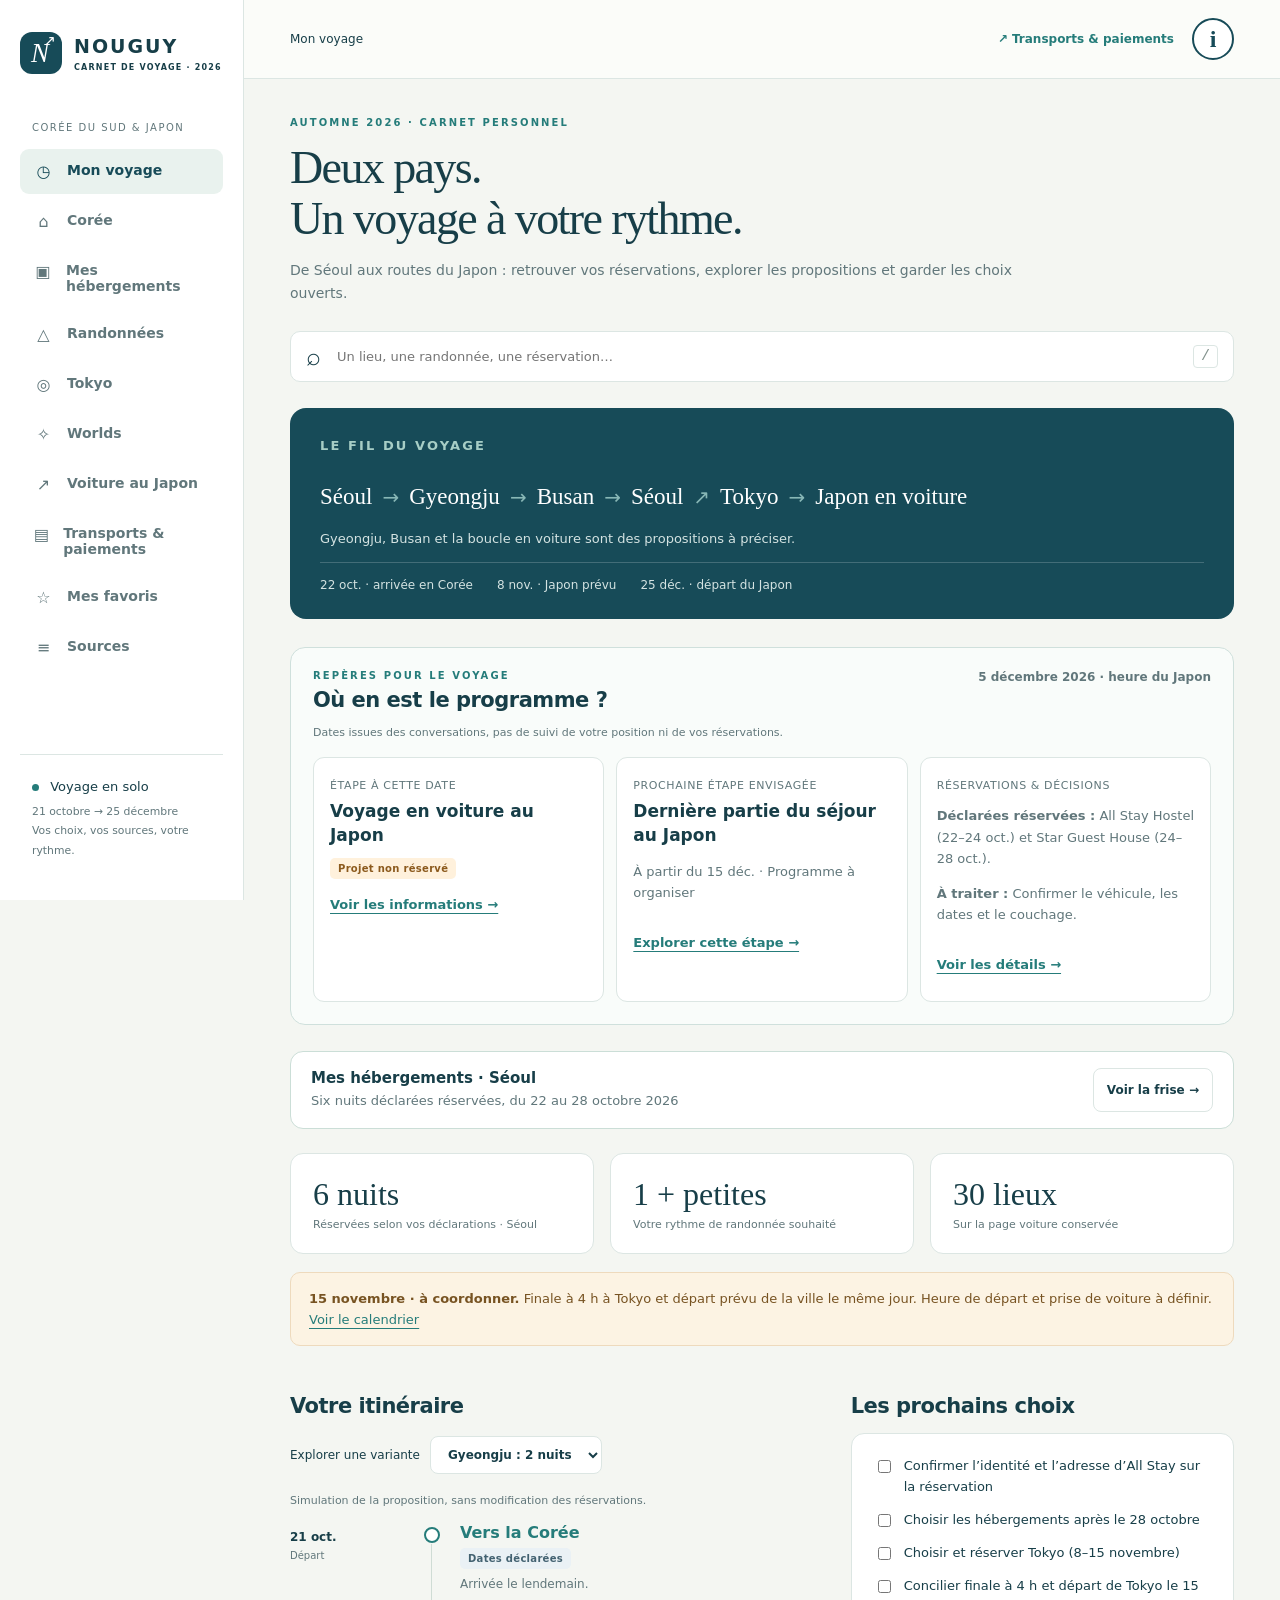
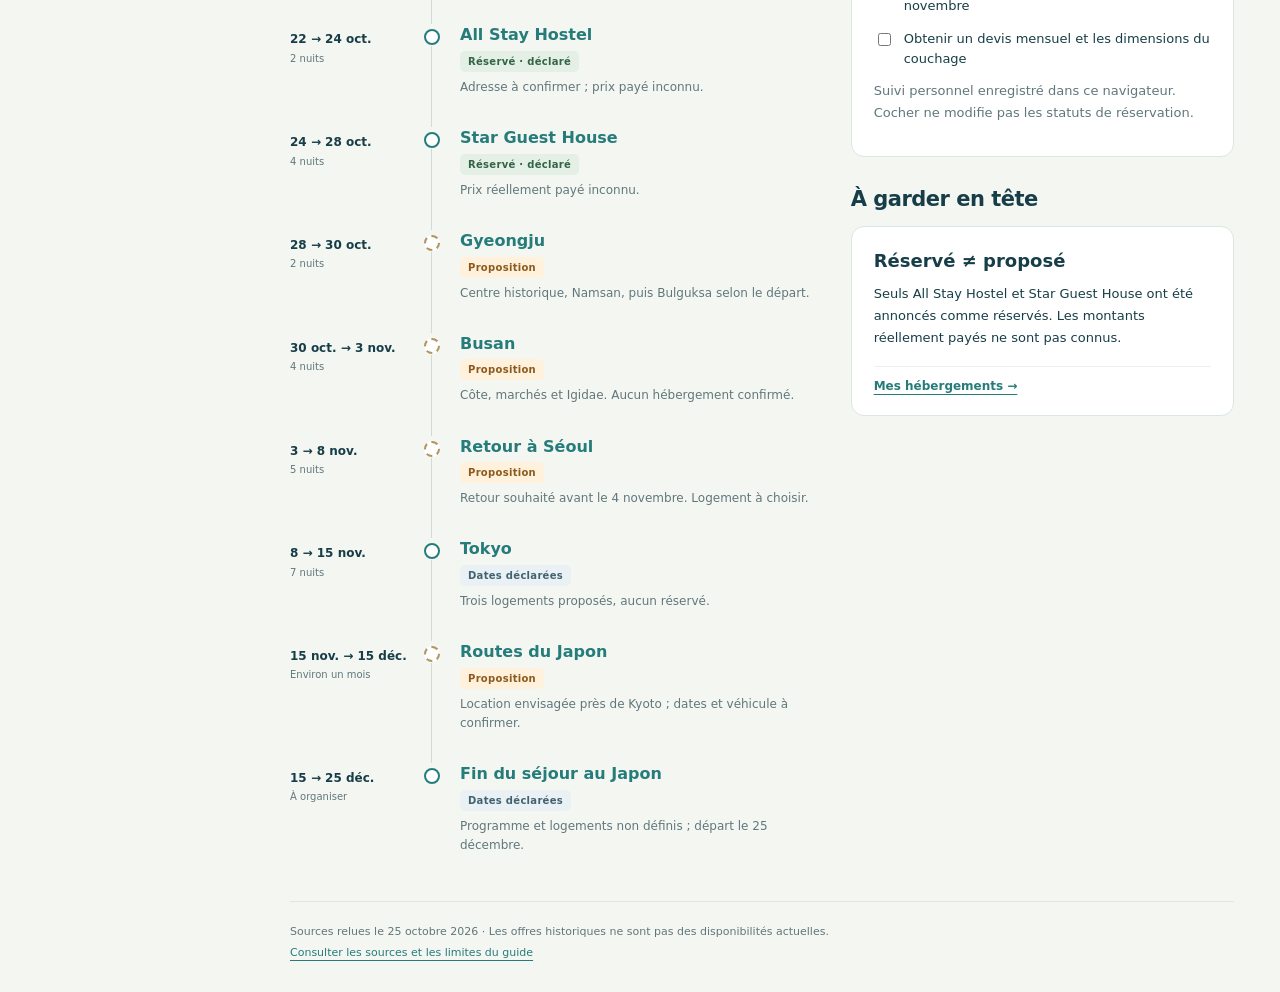
<file: index.html>
<!doctype html>
<html lang="fr"><head><meta charset="utf-8"><meta name="viewport" content="width=device-width,initial-scale=1"><meta name="theme-color" content="#174b58"><title>Nouguy · Corée & Japon 2026</title><link rel="stylesheet" href="guide.css"><script defer src="guide.js"></script></head>
<body><a class="skip" href="#content">Aller au contenu</a><aside class="sidebar"><a class="brand" href="#voyage"><span class="brandmark">N<span>↗</span></span><span>NOUGUY<small>CARNET DE VOYAGE · 2026</small></span></a><button class="menu-toggle" id="menu-toggle" type="button" aria-controls="navigation" aria-expanded="false" aria-label="Ouvrir le sommaire"><span aria-hidden="true">☰</span><span>Sommaire</span></button><div class="sidebar-label">CORÉE DU SUD & JAPON</div><nav aria-label="Rubriques du guide" id="navigation"></nav><div class="sidebar-foot"><span class="dot"></span> Voyage en solo<br><small>21 octobre → 25 décembre<br>Vos choix, vos sources, votre rythme.</small></div></aside>
<div class="app"><header class="topbar"><span id="breadcrumb">Le voyage</span><div class="topbar-actions"><a href="#pratique">↗ Transports & paiements</a><button type="button" class="info-trigger" id="info-trigger" aria-haspopup="dialog" aria-controls="info-dialog" aria-label="Informations : comment utiliser le site" title="Mode d’emploi">i</button></div></header><main id="content" tabindex="-1"><div class="page-heading"><p class="eyebrow">AUTOMNE 2026 · CARNET PERSONNEL</p><h1 id="page-title">Deux pays.<br>Un voyage à votre rythme.</h1><p id="page-description"></p></div><div class="search-wrap"><span aria-hidden="true">⌕</span><input type="search" id="search" aria-label="Rechercher dans tout le guide" placeholder="Un lieu, une randonnée, une réservation…"><kbd>/</kbd></div><div id="search-results" hidden aria-live="polite"></div><div id="view"></div><footer>Sources relues le 25 octobre 2026 · Les offres historiques ne sont pas des disponibilités actuelles.<br><a href="#sources">Consulter les sources et les limites du guide</a></footer></main></div>
<dialog id="info-dialog" class="info-dialog" aria-labelledby="info-title" aria-describedby="info-desc">
  <div class="info-dialog-head">
    <div><p class="eyebrow">MODE D’EMPLOI · NOUGUY 2026</p><h2 id="info-title">Comment utiliser ce carnet ?</h2><p id="info-desc">Le guide rassemble les informations retrouvées dans six conversations sur la Corée et le Japon. Il fonctionne sur ordinateur et téléphone Android.</p></div>
    <button type="button" class="info-close" id="info-close" aria-label="Fermer le mode d’emploi">×</button>
  </div>
  <div class="info-dialog-body">
    <section><h3><span>01</span> Se déplacer dans le guide</h3><p>Sur Android, appuyer sur <strong>Sommaire</strong> pour afficher les rubriques. Sur ordinateur, elles sont dans le menu latéral. <strong>Mon voyage</strong> rassemble le programme ; son encadré « étape à cette date » se base sur le calendrier prévu, <em>pas</em> sur une localisation GPS.</p></section>
    <section><h3><span>02</span> Rechercher une information</h3><p>La barre de recherche retrouve les randonnées, hôtels, lieux des Worlds, rubriques et <strong>30 emplacements automobiles</strong>. Essayer un nom, une ville, une région ou une adresse japonaise. Sur ordinateur, la touche <kbd>/</kbd> place le curseur dans la recherche.</p></section>
    <section><h3><span>03</span> Hébergements et itinéraire</h3><p><strong>Mes hébergements</strong> présente la frise des six nuits à Séoul, annoncées réservées dans les conversations. Les autres nuits et étapes sont des <strong>propositions</strong> sauf mention explicite. Les offres comparées à Tokyo et leurs prix sont historiques, non des disponibilités actuelles.</p></section>
    <section><h3><span>04</span> Carte automobile</h3><p>Ouvrir <strong>Voiture au Japon</strong> puis la carte : cinq régions, 30 fiches, tarifs publiés, restrictions et liens externes. Cliquer sur une épingle ou une fiche pour lire les détails. <strong>Les épingles sont approximatives :</strong> ne jamais naviguer directement vers leur position. Vérifier l’établissement et l’entrée du parking dans Google Maps et sur la fiche source avant de rouler. Certains sites sont fermés ou soumis à des restrictions saisonnières.</p></section>
    <section><h3><span>05</span> Favoris et sauvegarde</h3><p>L’étoile <strong>☆</strong> ajoute une randonnée, un hôtel, une piste Worlds ou un emplacement auto aux <strong>Mes favoris</strong>. Les cases de la liste « prochains choix » y sont conservées également. Ces données sont stockées <strong>dans le navigateur actuel seulement</strong>, sans compte ni synchronisation automatique. Dans Mes favoris, choisir <strong>Exporter mes choix</strong> pour obtenir un fichier JSON, puis <strong>Importer</strong> sur l’autre appareil ; l’import remplace les choix existants après confirmation.</p></section>
    <section><h3><span>06</span> Sources, limites et connexion</h3><p>La rubrique <strong>Sources</strong> donne accès aux six conversations et à leurs extractions. Les dates, réservations et préférences sont reprises de ces échanges ; les prix, accès, horaires et événements peuvent avoir changé. Le guide ne réserve rien et ne suit pas les déplacements. Le site, le fond routier détaillé, Google Maps et les liens externes demandent une connexion : <strong>un véritable mode hors ligne n’est pas encore prévu</strong>.</p></section>
  </div>
  <div class="info-dialog-foot"><a href="#favoris" data-info-navigate>Voir mes favoris</a><a href="#sources" data-info-navigate>Consulter les sources</a><button type="button" class="info-done" id="info-done">Compris</button></div>
</dialog><div id="toast" role="status"></div></body></html>
</file>
<file: guide.css>
:root{--ink:#173e48;--muted:#61777b;--petrol:#174b58;--teal:#257c7a;--line:#dce6e3;--paper:#f4f6f2;--gold:#b97728;--white:#fff; font-family:Inter,ui-sans-serif,system-ui,-apple-system,BlinkMacSystemFont,"Segoe UI",sans-serif;color:var(--ink);background:var(--paper);font-size:15px}*{box-sizing:border-box}body{margin:0}a{color:var(--teal);text-underline-offset:4px}button,input,select{font:inherit}button,a,input,select,summary{outline-offset:4px}button{cursor:pointer}button:disabled{cursor:default}button:focus-visible,a:focus-visible,input:focus-visible,select:focus-visible,summary:focus-visible{outline:3px solid #bf8835}a:hover{color:#124c57}.skip{position:fixed;top:-80px;left:12px;z-index:99;background:white;padding:15px}.skip:focus{top:12px}.sidebar{position:fixed;inset:0 auto 0 0;width:244px;background:#fff;border-right:1px solid var(--line);padding:32px 20px;display:flex;flex-direction:column}.brand{text-decoration:none;color:var(--ink);display:flex;align-items:center;gap:12px;font-size:19px;font-weight:800;letter-spacing:2px}.brandmark{height:42px;width:42px;border-radius:12px;background:var(--petrol);color:white;display:grid;place-items:center;font:italic 27px Georgia;position:relative}.brandmark span{position:absolute;right:4px;top:0;font:15px system-ui}.brand small{font-size:8px;letter-spacing:1.2px;display:block;margin-top:6px}.sidebar-label{font-size:10px;letter-spacing:1.5px;color:var(--muted);margin:48px 12px 16px}nav{display:grid;gap:5px}nav a{display:flex;gap:14px;text-decoration:none;padding:13px 14px;color:var(--muted);border-radius:9px;font-size:14px;font-weight:550}nav a b{font-size:16px;width:19px;text-align:center;font-weight:400}nav a.active{color:var(--petrol);background:#e9f2ee;font-weight:750}nav a:hover{background:#f1f5f1}.sidebar-foot{margin-top:auto;font-size:13px;padding:24px 12px 0;border-top:1px solid var(--line)}.sidebar-foot small{color:var(--muted);display:block;line-height:1.8;margin:8px 0}.dot{display:inline-block;width:7px;height:7px;background:var(--teal);border-radius:50%;margin-right:7px}.app{margin-left:244px}.topbar{min-height:68px;border-bottom:1px solid var(--line);display:flex;align-items:center;justify-content:space-between;padding:18px 46px;font-size:12px;gap:15px;background:#fbfcf9}.topbar a{text-decoration:none;font-weight:650}main{max-width:1230px;margin:auto;padding:38px 46px 28px}.eyebrow{font-size:10px;letter-spacing:2.1px;font-weight:750;color:var(--teal);margin:0 0 15px}h1{font-family:Georgia,"Times New Roman",serif;font-weight:400;letter-spacing:-1.6px;font-size:46px;line-height:1.1;margin:0 0 15px}h2{font-size:21px;font-weight:650;letter-spacing:-.5px;margin:0 0 12px}h3{font-size:18px;margin:0 0 10px;line-height:1.35}.page-heading>p:last-child{color:var(--muted);max-width:740px;line-height:1.65;font-size:14px}.search-wrap{display:flex;align-items:center;gap:12px;margin:26px 0;border:1px solid var(--line);background:white;border-radius:10px;padding:10px 15px}.search-wrap>span{font-size:25px}.search-wrap input{width:100%;border:none;min-width:0;background:transparent;padding:4px;color:var(--ink);font-size:13px}.search-wrap kbd{color:#83928d;border:1px solid var(--line);padding:2px 7px;border-radius:4px}.hero{background:var(--petrol);color:#fff;border-radius:16px;padding:27px 30px;position:relative;overflow:hidden;margin:20px 0 28px}.hero p{color:#d4e3e2;font-size:13px;line-height:1.65}.hero .eyebrow{color:#a7cec6}.route{display:flex;align-items:center;gap:10px;flex-wrap:wrap;margin:27px 0 18px}.route a{color:white;text-decoration:none;font:23px Georgia}.route span{color:#88b7b6;font-size:20px}.hero-bottom{border-top:1px solid #ffffff30;padding-top:15px;display:flex;gap:24px;flex-wrap:wrap;font-size:12px;color:#d4e3e2}.section-head{display:flex;justify-content:space-between;align-items:center;gap:15px;margin:30px 0 15px}.section-head h2{margin:0}.section-head a{font-size:12px}.grid{display:grid;grid-template-columns:repeat(2,minmax(0,1fr));gap:16px}.grid.three{grid-template-columns:repeat(3,minmax(0,1fr))}.card{background:white;border:1px solid var(--line);border-radius:13px;padding:22px;min-width:0}.card p,.card li{line-height:1.7;font-size:13px}.card p{margin:10px 0}.card ul{padding-left:19px;margin:10px 0}.card .muted,.muted{color:var(--muted);font-size:12px;line-height:1.65}.card-top{display:flex;justify-content:space-between;gap:10px;align-items:start;margin-bottom:12px}.badge{font-size:10px;letter-spacing:.3px;font-weight:750;padding:5px 8px;border-radius:5px;display:inline-block;background:#eaf1f5;color:#436271}.badge.reserved{background:#e4f0e6;color:#326445}.badge.preference{background:#eeeafa;color:#685486}.badge.pending{background:#fff1dc;color:#8c5a1d}.badge.historical{background:#f2ede6;color:#77634d}.badge.verified{background:#dff0eb;color:#226959}.save{border:1px solid var(--line);background:white;border-radius:50%;height:30px;width:30px;color:var(--muted);flex:none}.save[aria-pressed=true]{background:#fff0d2;color:#936117;border-color:#d9bc83}.save:hover{background:#f5f5ee}.meta{font-size:11px;letter-spacing:.6px;text-transform:uppercase;color:var(--muted);margin:5px 0 8px}.price{font:30px Georgia;color:var(--teal);margin:12px 0}.price small{font:12px system-ui;color:var(--muted)}.links{display:flex;flex-wrap:wrap;gap:12px;margin-top:17px;padding-top:12px;border-top:1px solid #edf0eb;font-size:12px}.links a{font-weight:600}.notice{padding:15px 18px;background:#fcf3e3;border:1px solid #eedabd;border-radius:10px;color:#775322;font-size:13px;line-height:1.65;margin:18px 0}.notice.info{background:#eaf2f1;border-color:#d0e2dd;color:#355f61}.timeline{display:grid;gap:0}.stop{display:grid;grid-template-columns:120px 22px 1fr;gap:14px;position:relative;padding-bottom:24px}.stop:last-child{padding-bottom:0}.stop-date{font-size:12px;font-weight:700;padding-top:5px;line-height:1.7}.stop-date small{display:block;font-weight:400;color:var(--muted)}.stop-track{position:relative}.stop-track:before{content:"";height:12px;width:12px;border:2px solid var(--teal);border-radius:50%;display:block;margin-top:5px;background:white}.stop.proposed .stop-track:before{border-style:dashed;border-color:#b19460}.stop-track:after{content:"";position:absolute;left:7px;top:22px;bottom:-24px;border-left:1px solid #cfdcd5}.stop:last-child .stop-track:after{display:none}.stop h3{margin-bottom:5px;font-size:16px}.stop p{font-size:12px;margin:6px 0;color:var(--muted);line-height:1.6}.stop a{text-decoration:none}.split{display:grid;grid-template-columns:1.4fr 1fr;gap:24px;align-items:start}.checklist{display:grid;gap:13px}.check{display:flex;align-items:start;gap:10px;font-size:13px;line-height:1.55}.check input{accent-color:var(--teal);margin-top:4px;flex:none}.check:has(input:checked) span{text-decoration:line-through;color:var(--muted)}.toolbar{display:flex;gap:10px;flex-wrap:wrap;align-items:center;margin:18px 0}.toolbar label{font-size:12px}.toolbar select,.toolbar button,.button{border:1px solid var(--line);background:white;color:var(--ink);border-radius:8px;padding:10px 13px;text-decoration:none;display:inline-block;font-size:12px;font-weight:650}.toolbar button[aria-pressed=true],.button.primary{background:var(--petrol);color:white;border-color:var(--petrol)}.toolbar button:hover,.button:hover{box-shadow:0 0 0 2px #dce9e0}.table-scroll{overflow:auto;border:1px solid var(--line);border-radius:10px;background:white;margin:15px 0}table{border-collapse:collapse;width:100%;font-size:12px}th{text-align:left;background:#eaf0eb;color:#526b65;font-size:10px;letter-spacing:.5px;text-transform:uppercase}th,td{padding:13px 16px;border-bottom:1px solid var(--line);line-height:1.55;vertical-align:top}tr:last-child td{border-bottom:0}.table-scroll table{min-width:520px}details{margin-top:15px;border-top:1px solid var(--line);padding-top:12px}summary{cursor:pointer;color:var(--teal);font-size:12px;font-weight:650}details ol{font-size:13px;line-height:1.8;padding-left:20px}.stat{font:32px Georgia}.stat-label{font-size:11px;color:var(--muted);margin-top:5px}.source-note{font-size:11px;color:var(--muted);line-height:1.65;margin-top:12px}.source-card{margin-bottom:12px}.source-card a{overflow-wrap:anywhere}.empty{padding:35px;text-align:center;border:1px dashed var(--line);border-radius:12px;color:var(--muted)}#search-results{margin:20px 0}#search-results a.result{display:block;padding:15px;background:white;border:1px solid var(--line);border-radius:8px;text-decoration:none;margin:8px 0}#search-results a span{font-size:11px;display:block;color:var(--muted);margin-bottom:5px}footer{border-top:1px solid var(--line);margin-top:40px;padding-top:20px;font-size:11px;color:var(--muted);line-height:1.9}#toast{position:fixed;bottom:20px;left:50%;transform:translateX(-50%);background:var(--petrol);color:white;padding:12px 20px;border-radius:9px;font-size:13px;z-index:10;display:none}.is-hidden,[hidden]{display:none!important}.callout-number{font:40px Georgia;color:#b2cbc2}.wide{grid-column:1/-1}.small-heading{font-size:12px;letter-spacing:1px;text-transform:uppercase;color:var(--muted);margin:20px 0 10px}.trip-strip{display:flex;gap:5px;flex-wrap:wrap;margin:15px 0}.night{background:#e2ede3;border-radius:5px;padding:9px 11px;font-size:12px}.night:nth-child(n+3){background:#e5eef1}
@media(min-width:1450px){main{padding-top:48px}h1{font-size:53px}}
@media(max-width:1100px){.sidebar{width:206px;padding:25px 14px}.app{margin-left:206px}main{padding:30px 26px}.topbar{padding:17px 26px}.grid.three{grid-template-columns:1fr}.split{grid-template-columns:1fr}h1{font-size:41px}}
@media(max-width:760px){.sidebar{position:relative;width:auto;padding:18px 18px 0;border-right:0;border-bottom:1px solid var(--line)}.brand{font-size:16px}.brandmark{width:34px;height:34px}.sidebar-label,.sidebar-foot{display:none}nav{display:flex;overflow-x:auto;gap:5px;margin:16px -18px 0;padding:0 12px 10px}nav a{flex:none;padding:9px 11px;font-size:12px}nav a b{display:none}.app{margin-left:0}.topbar{padding:12px 18px;min-height:46px;font-size:10px}main{padding:27px 18px}.grid{grid-template-columns:1fr}h1{font-size:36px}.hero{padding:22px}.route a{font-size:20px}.route{gap:8px}.card{padding:19px}.stop{grid-template-columns:85px 18px 1fr;gap:10px}.stop-date{font-size:11px}.page-heading>p:last-child{font-size:13px}.section-head{align-items:start}.section-head h2{font-size:19px}.search-wrap kbd{display:none}.toolbar select{max-width:100%}}
@media print{.sidebar,.topbar,.search-wrap,.save,.toolbar,footer{display:none}.app{margin:0}main{max-width:none;padding:0}.card{break-inside:avoid}.hero{color:var(--ink);background:white}.hero p,.hero a{color:var(--ink)}details>ol{display:block}}

.hero>a:not(.button){color:#d9eee6}.hero>a:not(.button):hover{color:#fff}.card[id]{scroll-margin-top:24px}

/* Navigation Android et repères contextuels : contenus historiques inchangés. */
.menu-toggle{display:none;align-items:center;justify-content:center;gap:8px;min-height:46px;padding:8px 13px;border-radius:9px;border:1px solid var(--line);background:#fff;color:var(--petrol);font-size:14px;font-weight:750}
.menu-toggle span:first-child{font-size:19px}
.trip-now{border:1px solid #cfe0dc;background:#f9fcfa;border-radius:15px;padding:22px;margin:0 0 26px}
.trip-now-header{display:flex;align-items:start;justify-content:space-between;gap:12px;flex-wrap:wrap}
.trip-now-header .eyebrow{margin-bottom:7px}.trip-now-header h2{margin:0}
.trip-date{font-size:12px;color:var(--muted);font-weight:650}
.trip-now-grid{display:grid;grid-template-columns:repeat(3,minmax(0,1fr));gap:12px;margin-top:15px}
.trip-now-item{border:1px solid var(--line);background:#fff;border-radius:11px;padding:16px;min-width:0}
.trip-now-item h3{font-size:17px;line-height:1.4;margin:7px 0 10px}
.trip-now-item p{font-size:13px;color:var(--muted);line-height:1.65}
.trip-now-item a{display:inline-flex;align-items:center;min-height:40px;margin-top:6px;font-size:13px;font-weight:700}
@media(max-width:1100px){.trip-now-grid{grid-template-columns:1fr}}
@media(max-width:760px){
 .sidebar{position:sticky;top:0;z-index:50;display:grid;grid-template-columns:minmax(0,1fr) auto;align-items:center;padding:10px 16px;gap:8px;background:#fff}
 .sidebar .brand{min-width:0}
 .sidebar .brandmark{width:38px;height:38px;flex:none}
 .menu-toggle{display:inline-flex}
 .sidebar nav{display:none;grid-column:1/-1;max-height:67dvh;overflow-y:auto;overscroll-behavior:contain;gap:2px;margin:5px -16px -10px;padding:8px 16px 14px;background:#fff;border-top:1px solid var(--line);box-shadow:0 8px 16px #173e4815}
 .sidebar.menu-open nav{display:grid}
 .sidebar nav a{display:flex;align-items:center;min-height:46px;padding:10px 13px;font-size:14px}
 .sidebar nav a b{display:inline-block}
 .card p,.card li{font-size:14px}
 .card .muted,.muted,.source-note{font-size:13px}
 .toolbar button,.toolbar select,.button,.save{min-height:44px}
 .save{width:44px;height:44px;font-size:20px}
 .search-wrap{min-height:48px}
 .search-wrap input{font-size:16px}
 .trip-now{padding:16px}
 .trip-now-grid{grid-template-columns:1fr}
 .trip-now-item{padding:14px}
 .trip-now-item a{min-height:44px}
 #content,.card[id]{scroll-margin-top:82px}
}
@media print{.menu-toggle{display:none!important}.trip-now{break-inside:avoid}}

/* Hébergements à Séoul : frise accessible avec codes visuels distincts. */
.stay-quicklink{display:flex;align-items:center;justify-content:space-between;gap:18px;background:#fff;border:1px solid #cbded7;border-radius:13px;padding:16px 20px;margin:0 0 24px}
.stay-quicklink>div{display:grid;gap:5px}
.stay-quicklink strong{font-size:15px}
.stay-quicklink span{font-size:13px;line-height:1.4;color:var(--muted)}
.stay-quicklink .button{display:inline-flex;align-items:center;justify-content:center;min-height:44px;white-space:nowrap}
.stay-intro{display:flex;align-items:center;justify-content:space-between;gap:18px;background:#eaf3ed;border:1px solid #cbded4;border-radius:14px;padding:22px 24px;margin:20px 0}
.stay-intro h2{font:400 30px Georgia,serif}
.stay-intro p:not(.eyebrow){color:#435e5e;line-height:1.7;font-size:13px;margin:0;max-width:660px}
.stay-intro-total{display:grid;place-items:center;border-radius:12px;background:#fff;min-width:96px;padding:13px}
.stay-intro-total strong{font:400 42px Georgia,serif;line-height:1}
.stay-intro-total span{color:var(--muted);font-size:11px;text-align:center;margin-top:7px}
.stay-panel{border:1px solid var(--line);background:white;border-radius:14px;padding:22px 24px}
.stay-panel h2{font-size:20px;margin-bottom:16px}
.stay-nights{list-style:none;display:grid;grid-template-columns:repeat(6,minmax(0,1fr));gap:8px;margin:0;padding:0}
.stay-night{min-width:0;min-height:122px;display:flex;flex-direction:column;justify-content:space-between;gap:8px;border:1px solid transparent;border-radius:9px;padding:12px 10px}
.stay-night.allstay{background:#e1eff6;border-color:#bdd9e6;color:#22536a}
.stay-night.star{background:#e0f1e5;border-color:#bedec8;color:#245939}
.stay-day{font-size:15px;font-weight:800}
.stay-name{font-size:13px;font-weight:750;line-height:1.35;overflow-wrap:anywhere}
.stay-night small{font-size:10px;line-height:1.35}
.stay-legend{display:flex;flex-wrap:wrap;gap:12px 22px;padding:18px 0 3px;font-size:12px;color:var(--muted)}
.stay-legend>span{display:inline-flex;align-items:center;gap:8px}
.stay-legend-dot{width:12px;height:12px;display:inline-block;border-radius:3px}
.stay-legend-dot.allstay{background:#77b0cf}
.stay-legend-dot.star{background:#70b985}
.stay-detail-grid .card{border-top:4px solid #a9c6ce}
.stay-detail-grid .card:nth-child(2){border-top-color:#78b690}
.stay-range{color:var(--muted);font-size:12px;font-weight:700}
.stay-future{display:grid;grid-template-columns:repeat(5,minmax(0,1fr));gap:10px}
.stay-future-item{background:#fff;border:1px dashed #cfddd7;border-radius:10px;padding:14px;display:flex;flex-direction:column;align-items:flex-start;gap:8px}
.stay-future-item span{font-size:11px;color:var(--muted)}
.stay-future-item strong{font-size:16px}
.stay-future-item small{font-size:12px;line-height:1.5;color:var(--muted);flex:1}
.stay-future-item a{font-size:12px;font-weight:750;padding:8px 0}
@media(max-width:1100px){.stay-future{grid-template-columns:repeat(3,minmax(0,1fr))}}
@media(max-width:760px){
 .stay-quicklink{flex-wrap:wrap;padding:14px}
 .stay-quicklink .button{width:100%}
 .stay-intro{padding:17px;gap:10px;align-items:flex-start}
 .stay-intro h2{font-size:25px}
 .stay-intro-total{min-width:72px;padding:9px}
 .stay-intro-total strong{font-size:32px}
 .stay-intro-total span{font-size:10px}
 .stay-panel{padding:16px}
 .stay-nights{grid-template-columns:repeat(3,minmax(0,1fr));gap:7px}
 .stay-night{padding:10px 8px;min-height:111px}
 .stay-name{font-size:12px}
 .stay-future{grid-template-columns:1fr}
 .stay-future-item{padding:13px}
 .stay-future-item a{display:inline-flex;align-items:center;min-height:42px}
}
@media print{.stay-intro,.stay-panel,.stay-future-item{break-inside:avoid}}

/* Favoris partagés entre le guide et la carte, export/import local. */
.park-shortcard .card-top{align-items:center}
.park-shortcard .park-price{font-size:19px;font-weight:750;color:var(--petrol)}
.park-shortcard .park-price small{font-size:11px;font-weight:400;color:var(--muted)}
.park-shortcard .park-warning{color:#863f22;background:#fff3e9;border:1px solid #f0cbb9;border-radius:7px;padding:9px 11px;font-weight:700}
.favorites-summary{display:flex;justify-content:space-between;align-items:center;gap:14px;flex-wrap:wrap;margin:5px 0 23px}
.favorites-summary h2{margin-bottom:5px}
.favorites-summary p{margin:0;font-size:13px;line-height:1.5;color:var(--muted)}
.favorites-summary .button{min-height:44px;display:inline-flex;align-items:center}
.backup-panel{margin:26px 0 12px;padding:23px;background:#fff;border:1px solid var(--line);border-radius:14px}
.backup-panel p{font-size:13px;line-height:1.7;color:var(--muted)}
.backup-actions{display:flex;gap:12px;flex-wrap:wrap;margin:15px 0}
.backup-actions .button,.backup-import-label{min-height:46px;display:inline-flex;align-items:center;justify-content:center;padding:10px 16px;font-weight:700;font-size:13px;border-radius:8px;cursor:pointer}
.backup-actions .button{border:1px solid var(--petrol)}
.backup-import-label{border:1px solid #86adb2;background:#eef6f4;color:var(--petrol)}
.visually-hidden{position:absolute!important;width:1px;height:1px;overflow:hidden;clip-path:inset(50%);white-space:nowrap}
.backup-import-label:focus-within{outline:3px solid #bf8835}
#search-results .park-shortcard{margin-bottom:12px}
@media(max-width:760px){.backup-panel{padding:17px}.backup-actions>*{width:100%}}

/* Aide du site : bouton (i) sur ordinateur et Android, dialogue accessible. */
.topbar-actions{display:flex;align-items:center;justify-content:flex-end;gap:18px;min-width:0}
.topbar-actions>a{white-space:nowrap}
.info-trigger{width:42px;height:42px;flex:none;display:inline-grid;place-items:center;padding:0;border:2px solid var(--petrol);border-radius:50%;background:white;color:var(--petrol);font:750 24px Georgia,serif;line-height:1}
.info-trigger:hover,.info-trigger:focus-visible{background:#e8f2ef}
.info-dialog{position:fixed;max-width:min(740px,calc(100vw - 32px));width:740px;max-height:min(88dvh,900px);margin:auto;padding:0;border:1px solid #d3e0dc;border-radius:17px;background:#fff;color:var(--ink);box-shadow:0 18px 60px #08282f55;overflow-y:auto;overscroll-behavior:contain}
.info-dialog::backdrop{background:rgba(9,30,37,.64)}
.info-dialog-head{display:flex;justify-content:space-between;align-items:start;gap:15px;background:#edf5f1;padding:24px 25px 20px;border-bottom:1px solid #d4e4dd}
.info-dialog-head .eyebrow{margin-bottom:7px}
.info-dialog-head h2{font:400 28px Georgia,serif;margin:0 0 10px}
.info-dialog-head p:last-child{font-size:13px;line-height:1.6;margin:0;color:#4f696e}
.info-close{flex:none;display:grid;place-items:center;width:44px;height:44px;background:#fff;color:var(--petrol);border:1px solid #b8d2cd;border-radius:11px;font-size:29px;line-height:1}
.info-dialog-body{padding:9px 25px 4px}
.info-dialog-body section{padding:15px 0;border-bottom:1px solid #edf0ec}
.info-dialog-body section:last-child{border-bottom:0}
.info-dialog-body h3{font-size:16px;display:flex;align-items:center;gap:12px;margin:0 0 8px}
.info-dialog-body h3 span{font-size:11px;font-weight:800;color:#1a7773;background:#e5f3ee;border-radius:5px;padding:6px 7px}
.info-dialog-body p{font-size:13.5px;line-height:1.7;margin:0;color:#3d545b}
.info-dialog-body kbd{padding:1px 5px;border-radius:3px;border:1px solid #bbc8cc}
.info-dialog-foot{display:flex;align-items:center;justify-content:flex-end;gap:15px;padding:18px 25px 23px;background:#f9fbf9;flex-wrap:wrap;border-top:1px solid #e9eeeb}
.info-dialog-foot a{font-size:12px;font-weight:700}
.info-done{min-height:44px;border:none;border-radius:8px;background:var(--petrol);color:#fff;padding:11px 22px;font-weight:750}
.info-dialog button:focus-visible{outline:3px solid #bf8835}
@media(max-width:760px){
 .topbar-actions{gap:10px}
 .topbar-actions>a{font-size:10px;white-space:normal;text-align:right}
 .info-trigger{width:44px;height:44px}
 .info-dialog{max-width:calc(100vw - 16px);max-height:92dvh;border-radius:13px}
 .info-dialog-head{padding:17px 16px}
 .info-dialog-head h2{font-size:24px}
 .info-dialog-body{padding:4px 16px}
 .info-dialog-body p{font-size:14px}
 .info-dialog-foot{padding:13px 16px;gap:10px}
 .info-dialog-foot a{min-height:38px;display:inline-flex;align-items:center}
}
@media print{.info-trigger,.info-dialog{display:none!important}}
</file>
